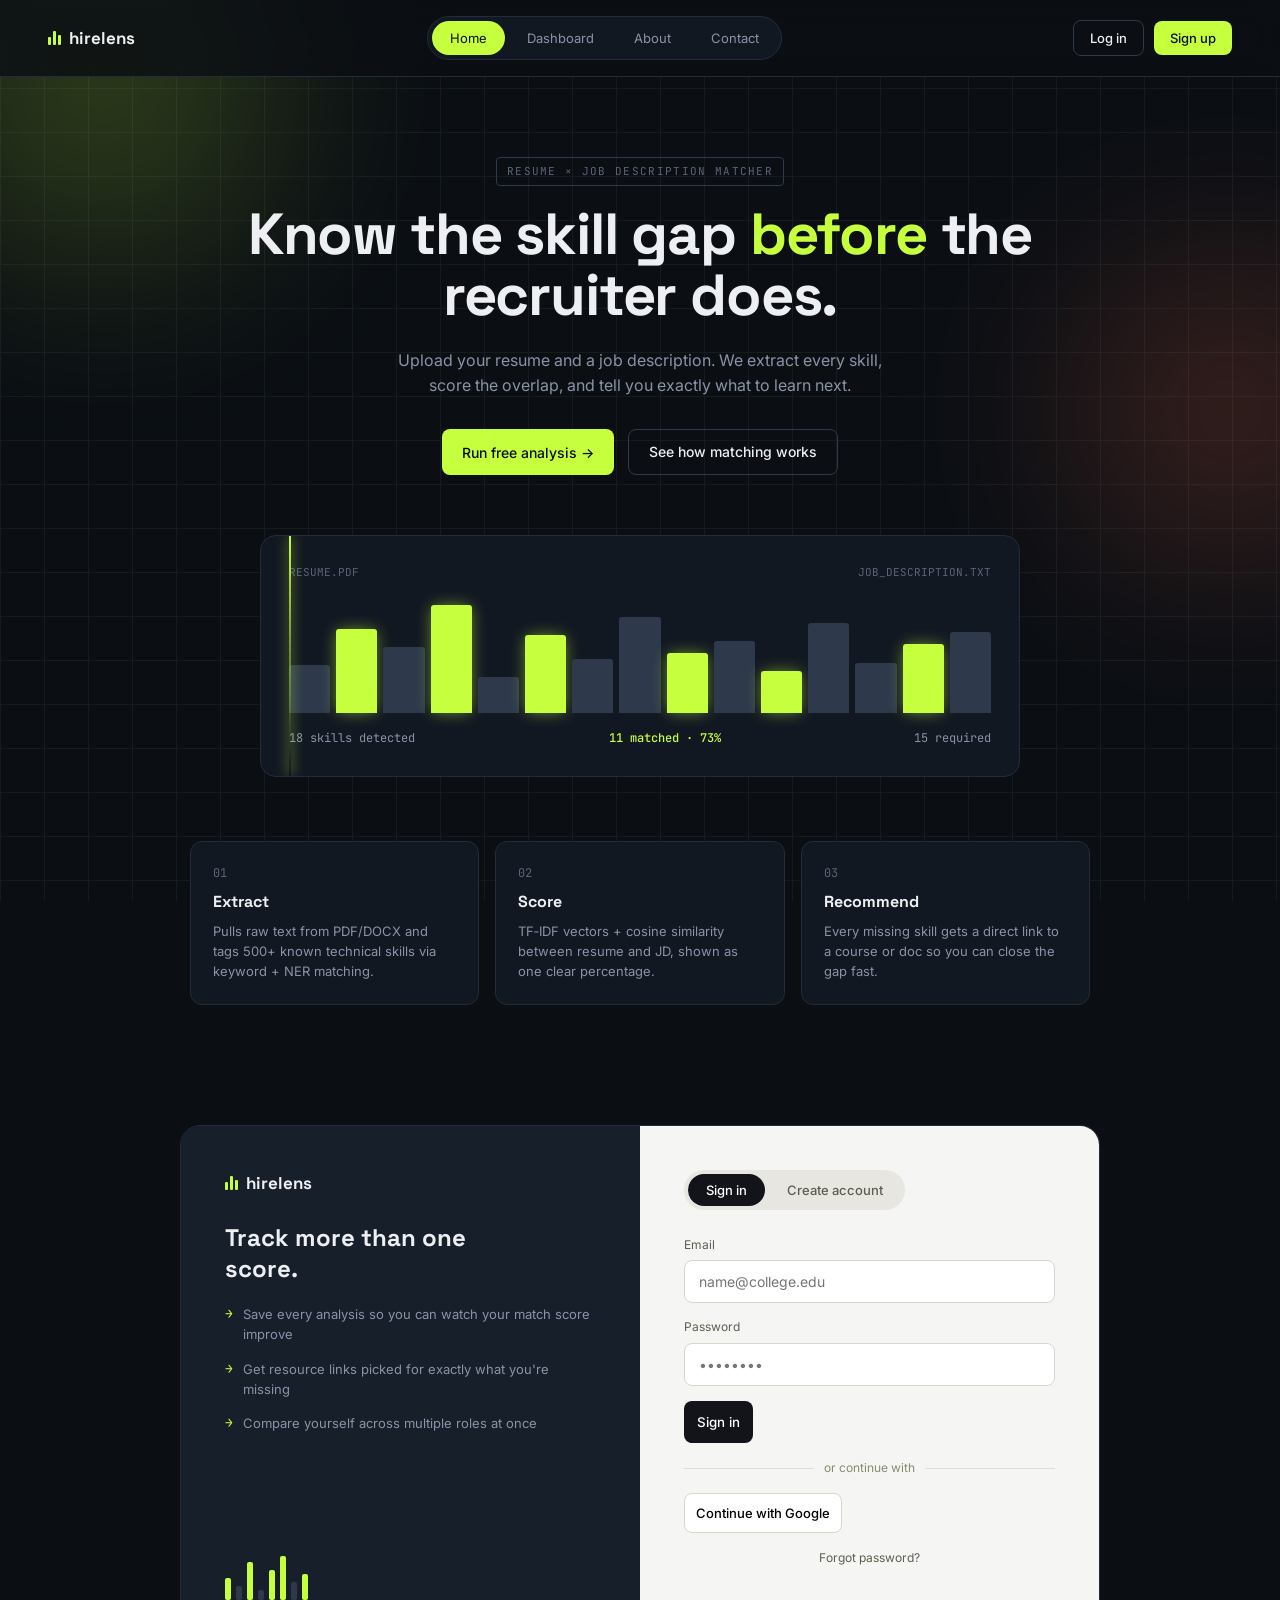
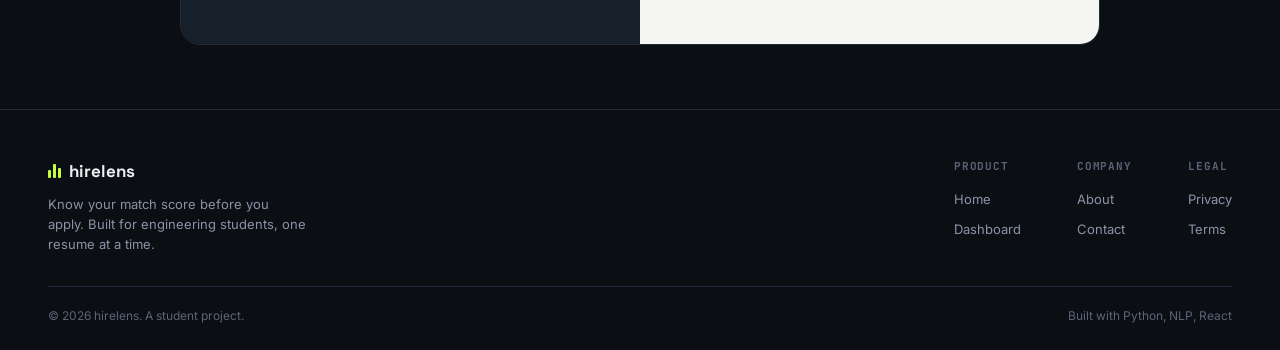
<file: frontend/index.html>
<!DOCTYPE html>
<html lang="en">
<head>
<meta charset="UTF-8">
<title>hirelens — Resume Skill Gap Analyzer</title>
<link rel="preconnect" href="https://fonts.googleapis.com">
<link rel="preconnect" href="https://fonts.gstatic.com" crossorigin>
<link href="https://fonts.googleapis.com/css2?family=Space+Grotesk:wght@400;500;700&family=Inter:wght@400;500;600&family=JetBrains+Mono:wght@400;500&display=swap" rel="stylesheet">
<style>
:root{
  --ink:#0B0F14; --panel:#121822; --panel2:#171F2B; --line:#232C3A; --line2:#2E3A4C;
  --text:#EDEFF3; --text2:#8A93A6; --text3:#5B6478;
  --lime:#C6FF3D; --lime-dim:#8FB92B; --coral:#FF6B4A; --coral-dim:#B84A32;
  --white-panel:#F5F6F3;
  --f-disp:'Space Grotesk',sans-serif; --f-body:'Inter',sans-serif; --f-mono:'JetBrains Mono',monospace;
}
html[data-theme="light"]{
  --ink:#F5F6F3; --panel:#FFFFFF; --panel2:#EFF1EC; --line:#DEDFD8; --line2:#CBCDC4;
  --text:#12161C; --text2:#4D5561; --text3:#7B8391;
}
*{box-sizing:border-box; margin:0; padding:0;}
body{background:var(--ink); color:var(--text); font-family:var(--f-body); line-height:1.55; overflow-x:hidden;}
::selection{background:var(--lime); color:#0B0F14;}
a{color:inherit; text-decoration:none;}
button{font-family:inherit;}

.orb{position:fixed; border-radius:50%; filter:blur(90px); opacity:.28; z-index:0; pointer-events:none;}
.orb1{width:520px; height:520px; background:radial-gradient(circle,var(--lime),transparent 70%); top:-180px; left:-160px; animation:drift1 22s ease-in-out infinite;}
.orb2{width:460px; height:460px; background:radial-gradient(circle,var(--coral),transparent 70%); top:20%; right:-180px; animation:drift2 26s ease-in-out infinite;}
@keyframes drift1{0%,100%{transform:translate(0,0)}50%{transform:translate(60px,80px)}}
@keyframes drift2{0%,100%{transform:translate(0,0)}50%{transform:translate(-50px,-60px)}}
.grid-tex{position:fixed; inset:0; z-index:0; opacity:.05; pointer-events:none;
  background-image:linear-gradient(var(--text) 1px,transparent 1px),linear-gradient(90deg,var(--text) 1px,transparent 1px);
  background-size:44px 44px;}

.logo{font-family:var(--f-disp); font-weight:700; font-size:17px; display:flex; align-items:center; gap:8px;}
.logo-mark{display:flex; gap:2px; align-items:flex-end;}
.logo-mark span{width:3px; background:var(--lime); border-radius:1px; animation:bar 1.4s ease-in-out infinite;}
.logo-mark span:nth-child(1){height:8px; animation-delay:0s}
.logo-mark span:nth-child(2){height:14px; animation-delay:.2s}
.logo-mark span:nth-child(3){height:10px; animation-delay:.4s}
@keyframes bar{0%,100%{opacity:.4}50%{opacity:1}}

/* ---------- global header ---------- */
.site-header{position:sticky; top:0; z-index:50; display:flex; align-items:center; justify-content:space-between;
  padding:16px 48px; background:rgba(11,15,20,.82); backdrop-filter:blur(12px); border-bottom:.5px solid var(--line);}
.hnav{display:flex; gap:4px; background:var(--panel); border:.5px solid var(--line); border-radius:100px; padding:4px;}
.hnav button{font-size:13px; color:var(--text2); background:transparent; border:none; padding:9px 18px; border-radius:100px; cursor:pointer; transition:all .2s;}
.hnav button:hover{color:var(--text);}
.hnav button.on{background:var(--lime); color:#0B0F14;}
.hright{display:flex; align-items:center; gap:10px; position:relative;}

.btn{font-family:var(--f-body); font-weight:500; font-size:14px; padding:11px 20px; border-radius:8px;
  cursor:pointer; border:.5px solid var(--line2); transition:transform .2s, box-shadow .2s, background .2s; display:inline-flex; align-items:center; gap:8px;}
.btn:hover{transform:translateY(-2px);}
.btn-primary{background:var(--lime); color:#0B0F14; border:none;}
.btn-primary:hover{box-shadow:0 8px 24px -8px rgba(198,255,61,.5);}
.btn-ghost{background:transparent; color:var(--text);}
.btn-ghost:hover{background:var(--panel2); border-color:var(--line2);}
.btn-sm{padding:9px 16px; font-size:13px;}

/* profile chip + dropdown */
.profile-chip{display:flex; align-items:center; gap:8px; padding:6px 12px 6px 6px; border-radius:100px; border:.5px solid var(--line2); background:var(--panel); cursor:pointer; transition:border-color .2s;}
.profile-chip:hover{border-color:var(--line2);}
.avatar{width:30px; height:30px; border-radius:50%; background:var(--lime); color:#0B0F14; display:flex; align-items:center; justify-content:center; font-family:var(--f-mono); font-size:12px; font-weight:500; flex-shrink:0;}
.avatar.lg{width:44px; height:44px; font-size:15px;}
.profile-chip .pname{font-size:13px;}
.profile-chip .caret{color:var(--text3); font-size:10px;}
.dropdown{position:absolute; top:calc(100% + 10px); right:0; width:220px; background:var(--panel2); border:.5px solid var(--line2);
  border-radius:12px; padding:8px; display:none; box-shadow:0 20px 40px -12px rgba(0,0,0,.5);}
.dropdown.open{display:block;}
.dropdown .dinfo{padding:10px 12px; border-bottom:.5px solid var(--line);}
.dropdown .dinfo .n{font-size:13px; font-weight:500;}
.dropdown .dinfo .e{font-size:12px; color:var(--text3); font-family:var(--f-mono);}
.dropdown .ditem{display:flex; align-items:center; gap:8px; padding:10px 12px; font-size:13px; border-radius:8px; cursor:pointer; color:var(--text2); transition:all .15s;}
.dropdown .ditem:hover{background:var(--panel); color:var(--text);}
.dropdown .ditem.danger{color:var(--coral);}

/* page shell */
main{position:relative; z-index:1; min-height:calc(100vh - 200px);}
.page{display:none; padding:64px 48px; animation:fadein .4s ease;}
.page.on{display:block;}
@keyframes fadein{from{opacity:0; transform:translateY(10px)}to{opacity:1; transform:translateY(0)}}
.eyebrow{font-family:var(--f-mono); font-size:11px; letter-spacing:.12em; text-transform:uppercase; color:var(--text3);
  border:.5px solid var(--line2); display:inline-block; padding:5px 10px; border-radius:4px; margin-bottom:18px;}

/* ============ HOME ============ */
#page-home{display:flex; flex-direction:column; align-items:center; text-align:center; padding-top:80px;}
.hero-h1{font-family:var(--f-disp); font-weight:700; font-size:clamp(34px,4.6vw,58px); line-height:1.05; max-width:820px; letter-spacing:-.02em;}
.hero-h1 em{font-style:normal; color:var(--lime);}
.hero-sub{color:var(--text2); font-size:16px; max-width:520px; margin:22px 0 32px;}
.hero-cta{display:flex; gap:14px; margin-bottom:60px;}
.signal-wrap{width:100%; max-width:760px; background:var(--panel); border:.5px solid var(--line); border-radius:16px; padding:28px; position:relative; overflow:hidden;}
.signal-row{display:flex; justify-content:space-between; margin-bottom:12px; font-family:var(--f-mono); font-size:11px; color:var(--text3);}
.bars{display:flex; justify-content:space-between; gap:6px; height:120px; align-items:flex-end; position:relative;}
.bar{flex:1; border-radius:3px 3px 0 0; background:var(--line2);}
.bar.match{background:var(--lime); box-shadow:0 0 16px -2px rgba(198,255,61,.6);}
.scanline{position:absolute; top:0; bottom:0; width:2px; background:linear-gradient(var(--lime),transparent);
  box-shadow:0 0 12px var(--lime); animation:scan 3.2s linear infinite;}
@keyframes scan{0%{left:0}100%{left:100%}}
.signal-caption{display:flex; justify-content:space-between; margin-top:16px; font-family:var(--f-mono); font-size:12px; color:var(--text2);}
.signal-caption b{color:var(--lime); font-weight:500;}
.features{display:grid; grid-template-columns:repeat(3,1fr); gap:16px; max-width:900px; width:100%; margin-top:64px;}
.fcard{background:var(--panel); border:.5px solid var(--line); border-radius:12px; padding:22px; text-align:left; transition:transform .25s,border-color .25s;}
.fcard:hover{transform:translateY(-6px); border-color:var(--lime-dim);}
.fcard .n{font-family:var(--f-mono); color:var(--text3); font-size:12px;}
.fcard h3{font-family:var(--f-disp); font-size:16px; margin:8px 0 6px;}
.fcard p{font-size:13px; color:var(--text2);}

/* ============ ABOUT / CONTACT (editorial) ============ */
.edit-shell{max-width:680px; margin:0 auto;}
.edit-shell h1{font-family:var(--f-disp); font-size:clamp(28px,3.4vw,40px); line-height:1.15; margin-bottom:18px;}
.edit-shell p.lead{font-size:16px; color:var(--text2); margin-bottom:36px;}
.edit-section{margin-bottom:32px; padding-bottom:32px; border-bottom:.5px solid var(--line);}
.edit-section:last-child{border-bottom:none;}
.edit-section h2{font-family:var(--f-disp); font-size:18px; margin-bottom:10px; display:flex; gap:10px; align-items:baseline;}
.edit-section h2 .n{font-family:var(--f-mono); font-size:12px; color:var(--lime);}
.edit-section p{font-size:14px; color:var(--text2);}
.edit-section p+p{margin-top:10px;}
.about-sign{font-family:var(--f-mono); font-size:12px; color:var(--text3); margin-top:8px;}

.contact-grid{display:grid; grid-template-columns:1.1fr .9fr; gap:40px; max-width:900px; margin:0 auto;}
.cfield{margin-bottom:16px;}
.cfield label{font-size:12px; color:var(--text2); display:block; margin-bottom:6px;}
.cfield input,.cfield textarea{width:100%; padding:12px 14px; border-radius:8px; border:.5px solid var(--line2); background:var(--panel);
  color:var(--text); font-family:var(--f-body); font-size:14px; transition:border-color .2s;}
.cfield input:focus,.cfield textarea:focus{outline:none; border-color:var(--lime-dim);}
.cfield textarea{resize:vertical; min-height:110px;}
.contact-side{background:var(--panel); border:.5px solid var(--line); border-radius:14px; padding:24px; height:fit-content;}
.contact-side h3{font-family:var(--f-disp); font-size:15px; margin-bottom:14px;}
.crow{display:flex; gap:10px; font-size:13px; color:var(--text2); margin-bottom:12px; align-items:center;}
.crow b{color:var(--text); font-weight:500;}

/* ============ AUTH ============ */
#page-auth{display:flex; align-items:center; justify-content:center; padding-top:56px;}
.auth-shell{display:flex; width:100%; max-width:920px; min-height:520px; border-radius:20px; overflow:hidden; border:.5px solid var(--line);}
.auth-left{flex:1; background:var(--panel2); padding:44px; display:flex; flex-direction:column; justify-content:space-between;}
.auth-left h2{font-family:var(--f-disp); font-size:24px; line-height:1.3; max-width:280px; margin-bottom:20px;}
.benefits{list-style:none; display:flex; flex-direction:column; gap:14px;}
.benefits li{font-size:13px; color:var(--text2); display:flex; gap:10px;}
.benefits li b{color:var(--lime); font-family:var(--f-mono);}
.mini-bars{display:flex; gap:5px; align-items:flex-end; height:44px;}
.mini-bars span{width:6px; background:var(--line2); border-radius:2px;}
.mini-bars span.on{background:var(--lime);}
.auth-right{flex:1; background:var(--white-panel); color:#12141A; padding:44px; display:flex; flex-direction:column;}
.auth-note{background:#FFF4E0; color:#7A4B00; font-size:12px; padding:10px 12px; border-radius:8px; margin-bottom:18px; display:none;}
.auth-note.show{display:block;}
.tabs{display:flex; gap:4px; background:#E7E6E0; border-radius:100px; padding:4px; margin-bottom:26px; width:fit-content;}
.tabs button{font-size:13px; font-weight:500; padding:8px 18px; border-radius:100px; border:none; background:transparent; cursor:pointer; color:#5B5F52;}
.tabs button.on{background:#12141A; color:#fff;}
.field{margin-bottom:15px;}
.field label{font-size:12px; color:#5B5F52; display:block; margin-bottom:6px;}
.field input{width:100%; padding:12px 14px; border-radius:8px; border:1px solid #D8D6CC; font-family:var(--f-body); font-size:14px; background:#fff; transition:box-shadow .2s,border-color .2s;}
.field input:focus{outline:none; border-color:#12141A; box-shadow:0 0 0 3px rgba(198,255,61,.35);}
.field-check{display:flex; align-items:center; gap:8px; font-size:12px; color:#5B5F52; margin-bottom:16px;}
.auth-submit{background:#12141A; color:#fff; border:none; padding:13px; border-radius:8px; font-weight:500; cursor:pointer; transition:transform .2s;}
.auth-submit:hover{transform:translateY(-2px);}
.divider{display:flex; align-items:center; gap:10px; margin:16px 0; font-size:12px; color:#8A8873;}
.divider::before,.divider::after{content:'';flex:1;height:1px;background:#E0DED4;}
.oauth-btn{border:1px solid #D8D6CC; background:#fff; padding:11px; border-radius:8px; font-size:13px; font-weight:500; cursor:pointer; display:flex; gap:8px; align-items:center; justify-content:center; transition:background .2s;}
.oauth-btn:hover{background:#F4F3EE;}
.forgot{font-size:12px; color:#5B5F52; text-align:center; margin-top:16px;}
.field-signup{display:none;}
.field-signup.show{display:block;}

/* ============ DASHBOARD ============ */
#page-dashboard{padding-top:40px;}
.dash-top{display:flex; justify-content:space-between; align-items:center; margin-bottom:22px;}
.dash-top h1{font-family:var(--f-disp); font-size:24px;}
.dsub{display:flex; gap:4px; background:var(--panel); border:.5px solid var(--line); border-radius:100px; padding:4px; width:fit-content; margin-bottom:30px;}
.dsub button{font-size:13px; padding:9px 20px; border-radius:100px; border:none; background:transparent; color:var(--text2); cursor:pointer; transition:all .2s;}
.dsub button.on{background:var(--lime); color:#0B0F14;}
.dsub-panel{display:none;}
.dsub-panel.on{display:block; animation:fadein .3s ease;}

.upload-grid{display:grid; grid-template-columns:1fr 1fr; gap:20px; margin-bottom:24px;}
.upcard{background:var(--panel); border:1.5px dashed var(--line2); border-radius:14px; padding:30px; text-align:center; transition:border-color .25s, background .25s; cursor:pointer;}
.upcard:hover{border-color:var(--lime-dim); background:var(--panel2);}
.upcard h3{font-family:var(--f-disp); font-size:15px; margin-bottom:6px;}
.upcard p{font-size:12px; color:var(--text2); margin-bottom:16px;}
.jd-toggle{display:flex; gap:4px; background:var(--panel2); border-radius:100px; padding:3px; width:fit-content; margin:0 auto 16px; border:.5px solid var(--line);}
.jd-toggle button{font-size:11px; font-family:var(--f-mono); padding:6px 12px; border-radius:100px; border:none; background:transparent; color:var(--text2); cursor:pointer;}
.jd-toggle button.on{background:var(--lime); color:#0B0F14;}
.run-row{display:flex; justify-content:flex-end; margin-bottom:8px;}

.result-block{display:none; margin-top:44px; padding-top:36px; border-top:.5px solid var(--line);}
.result-block.show{display:block; animation:fadein .4s ease;}
.res-top{display:flex; gap:40px; align-items:center; margin-bottom:36px; flex-wrap:wrap;}
.gauge{width:160px; height:160px; position:relative;}
.gauge svg{transform:rotate(-90deg);}
.gauge-num{position:absolute; inset:0; display:flex; flex-direction:column; align-items:center; justify-content:center;}
.gauge-num .n{font-family:var(--f-disp); font-size:32px; font-weight:700;}
.gauge-num .l{font-size:10px; color:var(--text2); font-family:var(--f-mono);}
.res-summary h2{font-family:var(--f-disp); font-size:20px; margin-bottom:8px;}
.res-summary p{color:var(--text2); font-size:14px; max-width:420px;}
.chips{display:flex; flex-wrap:wrap; gap:9px; margin-bottom:24px;}
.chip{font-family:var(--f-mono); font-size:12px; padding:7px 13px; border-radius:7px; border:.5px solid var(--line2); display:flex; align-items:center; gap:6px; transition:transform .2s;}
.chip:hover{transform:translateY(-2px);}
.chip.matched{background:rgba(198,255,61,.1); color:var(--lime); border-color:rgba(198,255,61,.35);}
.chip.missing{background:rgba(255,107,74,.1); color:var(--coral); border-color:rgba(255,107,74,.35);}
.export-row{display:flex; gap:12px; margin-top:8px;}

.recent h4{font-family:var(--f-mono); font-size:11px; text-transform:uppercase; letter-spacing:.1em; color:var(--text3); margin:36px 0 12px;}
.rrow{display:flex; justify-content:space-between; align-items:center; padding:14px 16px; border-radius:10px; transition:background .2s;}
.rrow:hover{background:var(--panel);}
.rrow .rt{font-size:13px;}
.rrow .rd{font-size:12px; color:var(--text3);}
.pill{font-family:var(--f-mono); font-size:11px; padding:4px 10px; border-radius:100px;}
.pill.hi{background:rgba(198,255,61,.15); color:var(--lime);}
.pill.mid{background:rgba(255,180,60,.15); color:#FFB43C;}
.pill.lo{background:rgba(255,107,74,.15); color:var(--coral);}

/* history table */
.hist-topbar{display:flex; justify-content:space-between; align-items:center; margin-bottom:20px;}
.search{padding:11px 16px; border-radius:8px; background:var(--panel); border:.5px solid var(--line2); color:var(--text); font-size:13px; width:260px;}
.hist-table{width:100%; border-collapse:collapse;}
.hist-table th{text-align:left; font-family:var(--f-mono); font-size:11px; text-transform:uppercase; letter-spacing:.08em; color:var(--text3); padding:12px 16px; border-bottom:.5px solid var(--line);}
.hist-table td{padding:16px; font-size:13px; border-bottom:.5px solid var(--line);}
.hist-table tbody tr{transition:background .2s;}
.hist-table tbody tr:hover{background:var(--panel);}
.row-actions{display:flex; gap:8px; opacity:0; transition:opacity .2s;}
.hist-table tbody tr:hover .row-actions{opacity:1;}
.icon-btn{width:30px; height:30px; border-radius:7px; border:.5px solid var(--line2); display:flex; align-items:center; justify-content:center; cursor:pointer; color:var(--text2); transition:all .2s; background:transparent;}
.icon-btn:hover{background:var(--panel2); color:var(--text);}

/* settings */
.settings-grid{max-width:520px; display:flex; flex-direction:column; gap:22px;}
.set-row{display:flex; justify-content:space-between; align-items:center; padding:16px 0; border-bottom:.5px solid var(--line);}
.set-row .sl{font-size:13px;}
.set-row .sd{font-size:12px; color:var(--text3); margin-top:2px;}
.toggle{width:38px; height:22px; border-radius:100px; background:var(--line2); position:relative; cursor:pointer; transition:background .2s;}
.toggle.on{background:var(--lime);}
.toggle::after{content:''; position:absolute; width:16px; height:16px; border-radius:50%; background:#fff; top:3px; left:3px; transition:transform .2s;}
.toggle.on::after{transform:translateX(16px); background:#0B0F14;}

/* ============ footer ============ */
.site-footer{position:relative; z-index:1; border-top:.5px solid var(--line); padding:48px 48px 24px;}
.foot-top{display:flex; justify-content:space-between; gap:40px; margin-bottom:32px; flex-wrap:wrap;}
.foot-brand p{font-size:13px; color:var(--text2); max-width:260px; margin-top:10px;}
.foot-cols{display:flex; gap:56px;}
.foot-col h5{font-family:var(--f-mono); font-size:11px; text-transform:uppercase; letter-spacing:.08em; color:var(--text3); margin-bottom:14px;}
.foot-col a{display:block; font-size:13px; color:var(--text2); margin-bottom:10px; transition:color .15s;}
.foot-col a:hover{color:var(--text);}
.foot-bottom{display:flex; justify-content:space-between; align-items:center; padding-top:20px; border-top:.5px solid var(--line); font-size:12px; color:var(--text3);}
</style>
</head>
<body>

<div class="orb orb1"></div>
<div class="orb orb2"></div>
<div class="grid-tex"></div>

<!-- ===== HEADER (global, same on every page) ===== -->
<header class="site-header">
  <div class="logo"><span class="logo-mark"><span></span><span></span><span></span></span>hirelens</div>
  <nav class="hnav">
    <button data-page="home" class="on">Home</button>
    <button data-page="dashboard">Dashboard</button>
    <button data-page="about">About</button>
    <button data-page="contact">Contact</button>
  </nav>
  <div class="hright" id="authArea">
    <button class="btn btn-ghost btn-sm" id="loginBtn">Log in</button>
    <button class="btn btn-primary btn-sm" id="signupBtn">Sign up</button>
  </div>
</header>

<main>

<!-- ===== HOME ===== -->
<section class="page on" id="page-home">
  <div class="eyebrow">Resume × job description matcher</div>
  <h1 class="hero-h1">Know the skill gap <em>before</em> the recruiter does.</h1>
  <p class="hero-sub">Upload your resume and a job description. We extract every skill, score the overlap, and tell you exactly what to learn next.</p>
  <div class="hero-cta">
    <button class="btn btn-primary" data-page="signup-cta">Run free analysis →</button>
    <a class="btn btn-ghost" href="#features-anchor">See how matching works</a>
  </div>
  <div class="signal-wrap">
    <div class="signal-row"><span>RESUME.PDF</span><span>JOB_DESCRIPTION.TXT</span></div>
    <div class="bars" id="bars"></div>
    <div class="scanline"></div>
    <div class="signal-caption"><span>18 skills detected</span><b>11 matched · 73%</b><span>15 required</span></div>
  </div>
  <div class="features" id="features-anchor">
    <div class="fcard"><div class="n">01</div><h3>Extract</h3><p>Pulls raw text from PDF/DOCX and tags 500+ known technical skills via keyword + NER matching.</p></div>
    <div class="fcard"><div class="n">02</div><h3>Score</h3><p>TF‑IDF vectors + cosine similarity between resume and JD, shown as one clear percentage.</p></div>
    <div class="fcard"><div class="n">03</div><h3>Recommend</h3><p>Every missing skill gets a direct link to a course or doc so you can close the gap fast.</p></div>
  </div>
</section>

<!-- ===== DASHBOARD ===== -->
<section class="page" id="page-dashboard">
  <div class="dash-top">
    <h1 id="dashWelcome">Welcome back</h1>
  </div>
  <div class="dsub">
    <button data-dsub="new" class="on">New</button>
    <button data-dsub="history">History</button>
  </div>

  <!-- New analysis -->
  <div class="dsub-panel on" id="dsub-new">
    <div class="upload-grid">
      <div class="upcard" id="resumeUpcard">
        <h3>Resume</h3>
        <p id="resumeHint">Drag &amp; drop PDF or DOCX, or browse</p>
        <div id="resumeFileName" style="font-family:var(--f-mono); font-size:12px; color:var(--lime); margin-bottom:10px; display:none; word-break:break-all;"></div>
        <input type="file" id="resumeFileInput" accept=".pdf,.docx" style="display:none;">
        <div style="display:flex; gap:8px; flex-wrap:wrap;">
          <button class="btn btn-ghost btn-sm" id="browseResumeBtn" type="button">Browse file</button>
          <button class="btn btn-ghost btn-sm" id="useSavedResumeBtn" type="button" style="display:none;">Use saved resume</button>
        </div>
      </div>
      <div class="upcard" id="jdUpcard" style="cursor:default;">
        <h3>Job description</h3>
        <div class="jd-toggle" id="jdToggle"><button class="on" data-jdmode="paste">Paste text</button><button data-jdmode="file">Upload file</button></div>
        <p id="jdHint">Paste the full JD or upload a .txt/.pdf</p>
        <input type="text" id="jobTitleInput" placeholder="Role / company (optional)"
          style="width:100%; padding:10px 12px; margin-bottom:12px; border-radius:8px; border:.5px solid var(--line2); background:var(--panel); color:var(--text); font-family:var(--f-body); font-size:13px; display:none;">
        <textarea id="jdTextarea" placeholder="Paste the job description here..."
          style="width:100%; min-height:120px; padding:12px 14px; border-radius:8px; border:.5px solid var(--line2); background:var(--panel); color:var(--text); font-family:var(--f-body); font-size:13px; resize:vertical; display:none; margin-bottom:10px;"></textarea>
        <input type="file" id="jdFileInput" accept=".txt,.pdf" style="display:none;">
        <div id="jdFileName" style="font-family:var(--f-mono); font-size:12px; color:var(--lime); margin-bottom:10px; display:none; word-break:break-all;"></div>
        <button class="btn btn-ghost btn-sm" id="jdActionBtn" type="button">Open text area</button>
      </div>
    </div>
    <div id="analyzeError" style="display:none; color:var(--coral); font-size:13px; font-family:var(--f-mono); margin-bottom:16px;"></div>
    <div class="run-row"><button class="btn btn-primary" id="runAnalysisBtn">Run analysis →</button></div>

    <div class="result-block" id="resultBlock">
      <div class="res-top">
        <div class="gauge">
          <svg width="160" height="160">
            <circle cx="80" cy="80" r="70" stroke="var(--line)" stroke-width="9" fill="none"/>
            <circle id="gaugeRing" cx="80" cy="80" r="70" stroke="var(--lime)" stroke-width="9" fill="none" stroke-linecap="round" stroke-dasharray="440" stroke-dashoffset="440"/>
          </svg>
          <div class="gauge-num"><span class="n" id="gaugeNum">0%</span><span class="l">MATCH SCORE</span></div>
        </div>
        <div class="res-summary">
          <h2 id="resSummaryTitle">Strong fit — a few gaps to close</h2>
          <p id="resSummaryText">You match your required skills for this role.</p>
        </div>
      </div>
      <div class="chips" id="chipsContainer"></div>

      <div class="recent" id="recommendationsPanel" style="display:none;">
        <h4>Learning recommendations</h4>
        <div id="recommendationsList"></div>
      </div>

      <div class="export-row">
        <button class="btn btn-ghost btn-sm" id="exportPdfBtn" type="button">Export PDF</button>
        <button class="btn btn-primary btn-sm" id="saveReportBtn" type="button">Save report</button>
      </div>
    </div>

    <div class="recent">
      <h4>Recent analyses</h4>
      <div id="recentList">
        <div class="rrow"><div><div class="rt">No analyses yet</div><div class="rd">Run your first analysis above</div></div></div>
      </div>
    </div>
  </div>

  <!-- History -->
  <div class="dsub-panel" id="dsub-history">
    <div class="hist-topbar"><span style="font-size:13px;color:var(--text2)" id="historyCount">0 saved reports</span><input class="search" id="historySearch" placeholder="Search by role or company"></div>
    <table class="hist-table">
      <thead><tr><th>Role</th><th>Date</th><th>Score</th><th></th></tr></thead>
      <tbody id="historyTableBody">
        <tr><td colspan="4" style="color:var(--text3); font-size:13px;">No saved reports yet.</td></tr>
      </tbody>
    </table>
  </div>

  <!-- My profile -->
  <div class="dsub-panel" id="dsub-myprofile">
    <div class="settings-grid">
      <p style="font-size:13px;color:var(--text2);margin-bottom:6px;">Complete your profile so recommendations and reports carry your details.</p>
      <div class="set-row" data-field="name"><div><div class="sl">Full name</div><div class="sd" data-value>—</div></div><button class="btn btn-ghost btn-sm" data-edit>Edit</button></div>
      <div class="set-row" data-field="email"><div><div class="sl">Email</div><div class="sd" data-value>—</div></div><span style="font-size:11px;color:var(--text3);font-family:var(--f-mono);">not editable</span></div>
      <div class="set-row" data-field="phone"><div><div class="sl">Phone number</div><div class="sd" data-value>Not added</div></div><button class="btn btn-ghost btn-sm" data-edit>Add</button></div>
      <div class="set-row" data-field="college"><div><div class="sl">College / university</div><div class="sd" data-value>Not added</div></div><button class="btn btn-ghost btn-sm" data-edit>Add</button></div>
      <div class="set-row" data-field="branch_year"><div><div class="sl">Branch &amp; graduation year</div><div class="sd" data-value>Not added</div></div><button class="btn btn-ghost btn-sm" data-edit>Add</button></div>
      <div class="set-row" data-field="linkedin_github"><div><div class="sl">LinkedIn / GitHub</div><div class="sd" data-value>Not added</div></div><button class="btn btn-ghost btn-sm" data-edit>Add</button></div>
      <div class="set-row">
        <div><div class="sl">Default resume on file</div><div class="sd" id="defaultResumeStatus">None uploaded</div></div>
        <div style="display:flex; gap:8px;">
          <button class="btn btn-ghost btn-sm" id="removeDefaultResumeBtn" type="button" style="display:none; color:var(--coral); border-color:var(--coral-dim);">Remove</button>
          <button class="btn btn-ghost btn-sm" id="uploadDefaultResumeBtn" type="button">Upload</button>
        </div>
      </div>
      <input type="file" id="defaultResumeInput" accept=".pdf,.docx" style="display:none;">
      <div id="profileSavedNote" style="display:none; color:var(--lime); font-size:12px; font-family:var(--f-mono); margin-top:4px;">Saved ✓</div>
    </div>
  </div>

  <!-- Settings -->
  <div class="dsub-panel" id="dsub-settings">
    <div class="settings-grid">
      <div class="set-row"><div><div class="sl">Language</div><div class="sd">Interface language (English only for now)</div></div>
        <select id="languageSelect" style="background:var(--panel); color:var(--text); border:.5px solid var(--line2); border-radius:8px; padding:8px 12px; font-size:13px;">
          <option>English</option><option>Tamil</option><option>Hindi</option><option>French</option>
        </select>
      </div>
      <div class="set-row"><div><div class="sl">Email me when a report finishes</div><div class="sd">Notification preference (no email server configured in this local build — saved as a preference only)</div></div><div class="toggle on" id="notifToggle"></div></div>
      <div class="set-row"><div><div class="sl">Dark theme</div><div class="sd">Applies across the app</div></div><div class="toggle on" id="themeToggle"></div></div>
      <div class="set-row"><div><div class="sl">Delete account</div><div class="sd">Removes all saved reports permanently</div></div><button class="btn btn-ghost btn-sm" id="deleteAccountBtn" type="button" style="color:var(--coral);border-color:var(--coral-dim);">Delete</button></div>
    </div>
  </div>
</section>

<!-- ===== ABOUT ===== -->
<section class="page" id="page-about">
  <div class="edit-shell">
    <div class="eyebrow">Why hirelens</div>
    <h1>Built for the twenty-tabs-open job search.</h1>
    <p class="lead">Most engineering students apply to a role, wait two weeks, and get a rejection email with no explanation. hirelens exists so you find out where you stand before you hit submit — not after.</p>

    <div class="edit-section">
      <h2><span class="n">01</span>The problem</h2>
      <p>Job postings list fifteen required skills. Your resume lists twelve, worded differently, buried under project descriptions. Nobody actually checks the overlap by hand — you just apply and hope. That guesswork is what this tool replaces.</p>
    </div>

    <div class="edit-section">
      <h2><span class="n">02</span>How it works</h2>
      <p>Upload a resume and paste a job description. Both get parsed against a curated dictionary of 500+ technical terms — languages, frameworks, cloud tools, security concepts — matched through phrase matching with spaCy's NER as a fallback for anything the dictionary misses.</p>
      <p>The match score itself isn't a simple overlap count. It's built from TF‑IDF vectors of both documents compared with cosine similarity, so a skill central to the job posting counts for more than one mentioned once in passing.</p>
    </div>

    <div class="edit-section">
      <h2><span class="n">03</span>Who it's for</h2>
      <p>Engineering students and early-career developers applying to their first few roles — where the gap between "I know this" and "I can prove it on paper" is usually the entire problem.</p>
    </div>

    <p class="about-sign">A student-built project, not a company. Feedback welcome — see Contact.</p>
  </div>
</section>

<!-- ===== CONTACT ===== -->
<section class="page" id="page-contact">
  <div class="edit-shell" style="max-width:900px;">
    <div class="eyebrow">Contact</div>
    <h1>Questions, bug reports, feature ideas.</h1>
    <p class="lead">This is a small, actively-developed project — if something breaks or you want a skill added to the database, this is the fastest way to reach me.</p>
    <div class="contact-grid">
      <div>
        <div class="cfield"><label>Name</label><input type="text" id="contactNameInput" placeholder="Your name"></div>
        <div class="cfield"><label>Email</label><input type="text" id="contactEmailInput" placeholder="name@college.edu"></div>
        <div class="cfield"><label>Message</label><textarea id="contactMessageInput" placeholder="What's on your mind?"></textarea></div>
        <div id="contactStatus" style="display:none; font-size:12px; font-family:var(--f-mono); margin-bottom:10px;"></div>
        <button class="btn btn-primary" id="contactSubmitBtn" type="button">Send message</button>
      </div>
      <div class="contact-side">
        <h3>Direct lines</h3>
        <div class="crow">Email <b>hello@hirelens.app</b></div>
        <div class="crow">GitHub <b>@anbu</b></div>
        <div class="crow">Response time <b>~2 days</b></div>
      </div>
    </div>
  </div>
</section>

<!-- ===== AUTH (sign in / sign up) ===== -->
<section class="page" id="page-auth">
  <div class="auth-shell">
    <div class="auth-left">
      <div>
        <div class="logo" style="margin-bottom:26px;"><span class="logo-mark"><span></span><span></span><span></span></span>hirelens</div>
        <h2>Track more than one score.</h2>
        <ul class="benefits">
          <li><b>→</b>Save every analysis so you can watch your match score improve</li>
          <li><b>→</b>Get resource links picked for exactly what you're missing</li>
          <li><b>→</b>Compare yourself across multiple roles at once</li>
        </ul>
      </div>
      <div class="mini-bars">
        <span class="on" style="height:22px"></span><span style="height:14px"></span><span class="on" style="height:38px"></span>
        <span style="height:10px"></span><span class="on" style="height:30px"></span><span class="on" style="height:44px"></span>
        <span style="height:18px"></span><span class="on" style="height:26px"></span>
      </div>
    </div>
    <div class="auth-right">
      <div class="auth-note" id="authNote">Log in to view your dashboard.</div>

      <div id="authNormalPanel">
        <div class="tabs">
          <button class="on" id="tabSignin">Sign in</button>
          <button id="tabSignup">Create account</button>
        </div>
        <div class="field field-signup" id="nameField"><label>Full name</label><input type="text" id="authNameInput" placeholder="Anbu"></div>
        <div class="field"><label>Email</label><input type="text" id="authEmailInput" placeholder="name@college.edu"></div>
        <div class="field"><label>Password</label><input type="password" id="authPasswordInput" placeholder="••••••••"></div>
        <div class="field field-signup" id="confirmField"><label>Confirm password</label><input type="password" id="authConfirmInput" placeholder="••••••••"></div>
        <div class="field-check field-signup" id="termsField"><input type="checkbox" id="authTermsCheckbox"> I agree to the terms and privacy policy</div>
        <div id="authError" style="display:none; color:var(--coral); font-size:12px; font-family:var(--f-mono); margin-bottom:12px;"></div>
        <button class="auth-submit" id="authSubmitBtn">Sign in</button>
        <div class="divider">or continue with</div>
        <button class="oauth-btn" id="googleOauthBtn" type="button">Continue with Google</button>
        <div class="forgot" id="forgotPasswordLink">Forgot password?</div>
      </div>

      <div id="authResetPanel" style="display:none;">
        <div class="tabs"><button class="on">Reset password</button></div>
        <p style="font-size:12px; color:var(--text3); font-family:var(--f-mono); margin-bottom:16px; line-height:1.5;">
          This local build has no email server, so there's no reset email —
          confirming your account email below unlocks the new-password step directly.
        </p>
        <div class="field" id="resetEmailField"><label>Account email</label><input type="text" id="resetEmailInput" placeholder="name@college.edu"></div>
        <div id="resetStep1Error" style="display:none; color:var(--coral); font-size:12px; font-family:var(--f-mono); margin-bottom:12px;"></div>
        <button class="auth-submit" id="resetRequestBtn" type="button">Continue</button>

        <div id="resetStep2" style="display:none;">
          <div class="field"><label>New password</label><input type="password" id="resetNewPasswordInput" placeholder="••••••••"></div>
          <div class="field"><label>Confirm new password</label><input type="password" id="resetConfirmPasswordInput" placeholder="••••••••"></div>
          <div id="resetStep2Error" style="display:none; color:var(--coral); font-size:12px; font-family:var(--f-mono); margin-bottom:12px;"></div>
          <button class="auth-submit" id="resetSubmitBtn" type="button">Set new password</button>
        </div>

        <div class="forgot" id="backToSigninLink" style="margin-top:16px;">Back to sign in</div>
      </div>
    </div>
  </div>
</section>

</main>

<!-- ===== FOOTER (global) ===== -->
<footer class="site-footer">
  <div class="foot-top">
    <div class="foot-brand">
      <div class="logo"><span class="logo-mark"><span></span><span></span><span></span></span>hirelens</div>
      <p>Know your match score before you apply. Built for engineering students, one resume at a time.</p>
    </div>
    <div class="foot-cols">
      <div class="foot-col"><h5>Product</h5><a data-page="home">Home</a><a data-page="dashboard">Dashboard</a></div>
      <div class="foot-col"><h5>Company</h5><a data-page="about">About</a><a data-page="contact">Contact</a></div>
      <div class="foot-col"><h5>Legal</h5><a href="#">Privacy</a><a href="#">Terms</a></div>
    </div>
  </div>
  <div class="foot-bottom">
    <span>© 2026 hirelens. A student project.</span>
    <span>Built with Python, NLP, React</span>
  </div>
</footer>

<script src="static/js/api.js"></script>
<script>
function showPage(id){
  document.querySelectorAll('.page').forEach(p=>p.classList.remove('on'));
  document.getElementById('page-'+id).classList.add('on');
  document.querySelectorAll('.hnav button').forEach(b=>b.classList.toggle('on', b.dataset.page===id));
  window.scrollTo({top:0,behavior:'smooth'});
}

function setAuthTab(which){
  const isSignup = which==='signup';
  document.getElementById('tabSignin').classList.toggle('on', !isSignup);
  document.getElementById('tabSignup').classList.toggle('on', isSignup);
  document.querySelectorAll('.field-signup').forEach(f=>f.classList.toggle('show', isSignup));
  document.getElementById('authSubmitBtn').textContent = isSignup ? 'Create account' : 'Sign in';
  document.getElementById('authError').style.display = 'none';
}
document.getElementById('tabSignin').addEventListener('click',()=>setAuthTab('signin'));
document.getElementById('tabSignup').addEventListener('click',()=>setAuthTab('signup'));

// dashboard subtabs
function switchDsub(name){
  document.querySelectorAll('.dsub button').forEach(b=>b.classList.toggle('on', b.dataset.dsub===name));
  document.querySelectorAll('.dsub-panel').forEach(p=>p.classList.remove('on'));
  document.getElementById('dsub-'+name).classList.add('on');
}
document.querySelectorAll('.dsub button').forEach(b=>b.addEventListener('click',()=>switchDsub(b.dataset.dsub)));

// jd toggle (visual only — real mode switching lives in app.js)
document.querySelectorAll('.jd-toggle').forEach(group=>{
  group.querySelectorAll('button').forEach(btn=>btn.addEventListener('click',()=>{
    group.querySelectorAll('button').forEach(b=>b.classList.remove('on'));
    btn.classList.add('on');
  }));
});

// (real auth wiring, navigation gating, profile editing, settings,
// "run analysis" wiring, gauge animation, chips, history, and
// export/save logic all live in app.js, loaded at the end of the page)

// signal bars on home
const heights=[40,70,55,90,30,65,45,80,50,60,35,75,42,58,68];
const bars=document.getElementById('bars');
heights.forEach((h,i)=>{
  const b=document.createElement('div');
  b.className='bar'+([1,3,5,8,10,13].includes(i)?' match':'');
  b.style.height=h+'%';
  bars.appendChild(b);
});
</script>
<script src="app.js?v=2"></script>
</body>
</html>
</file>
